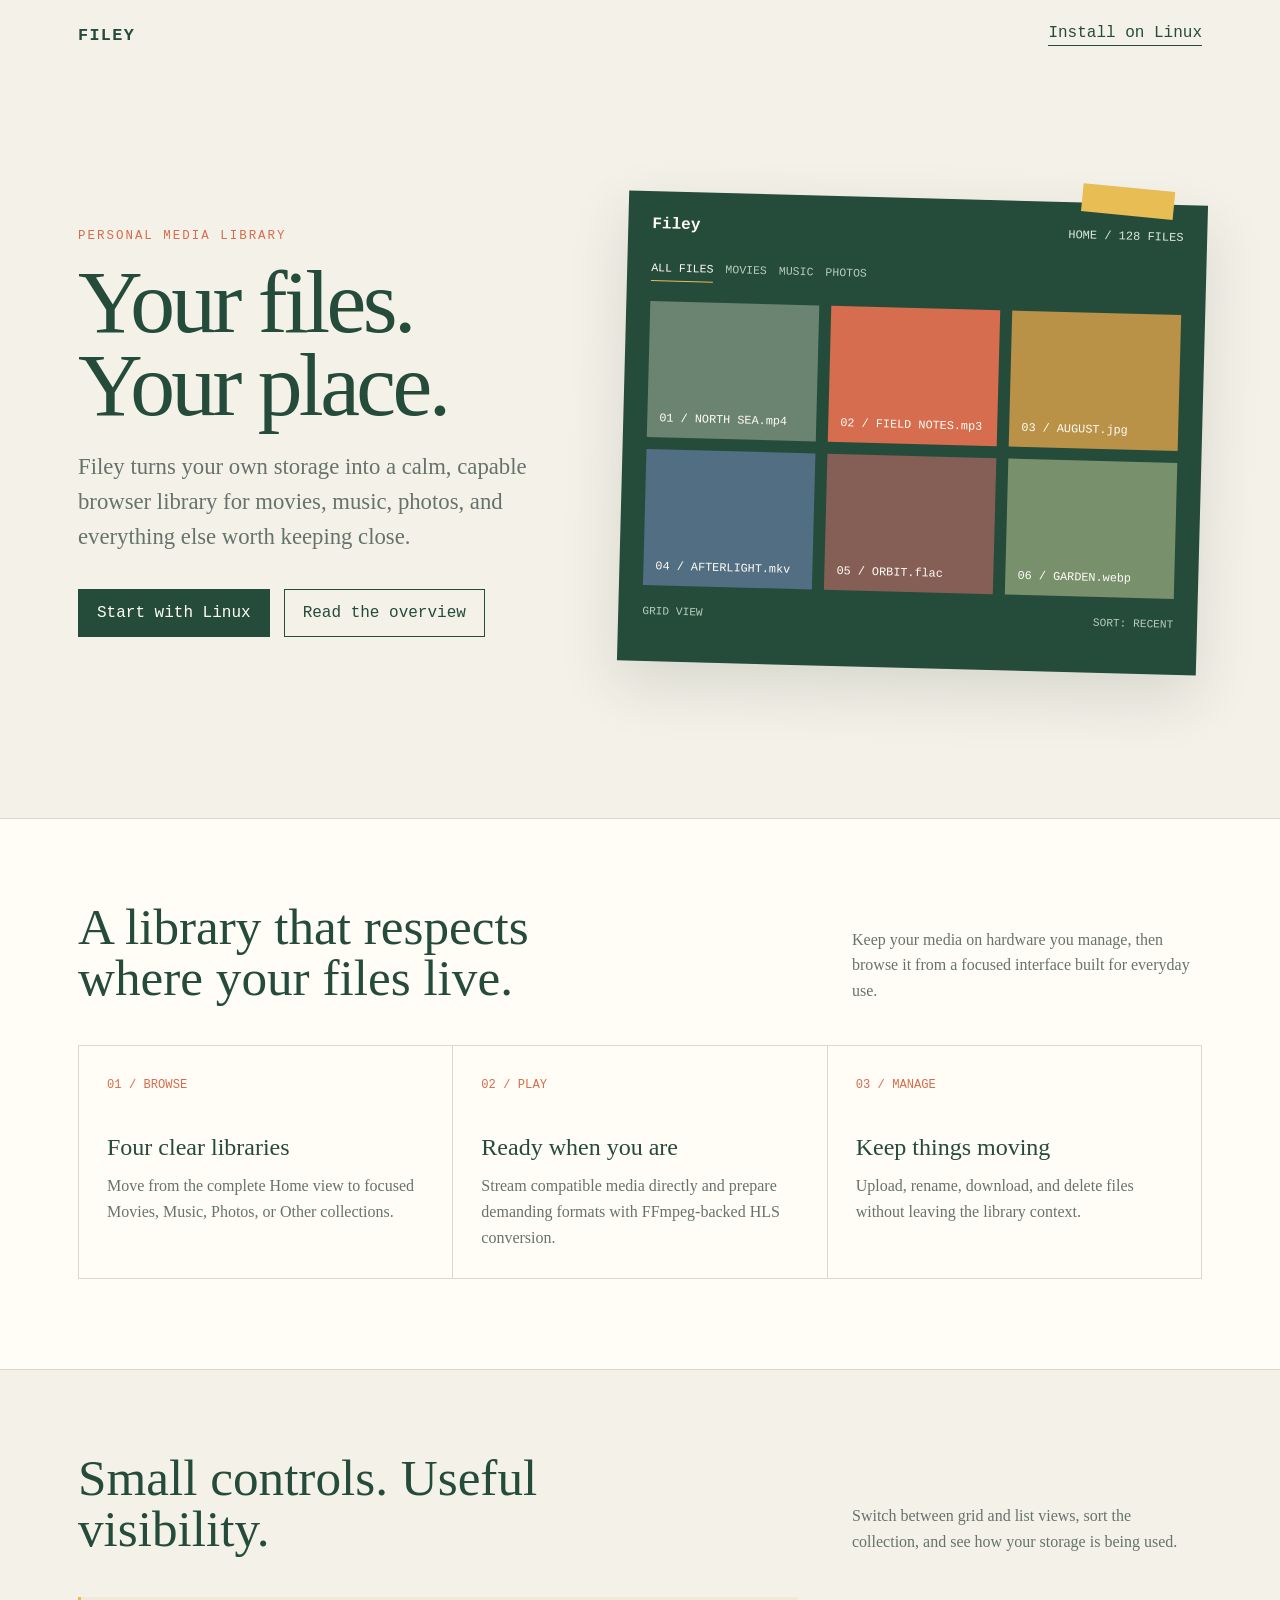
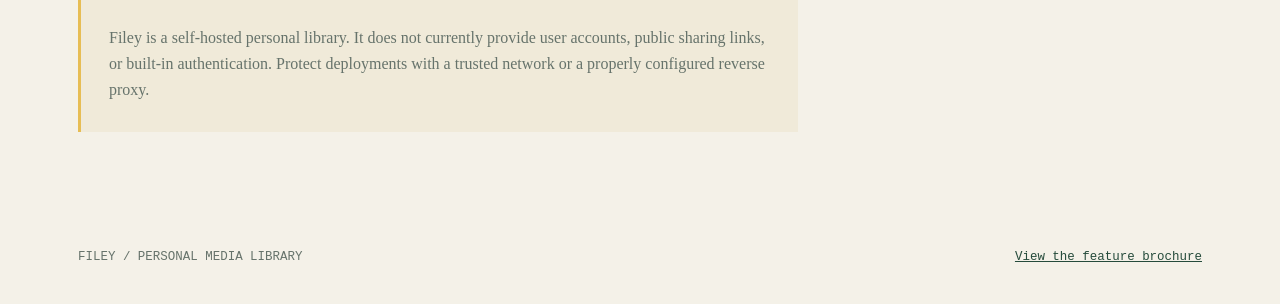
<file: docs/index.html>
<!doctype html>
<html lang="en">
<head>
  <meta charset="utf-8">
  <meta name="viewport" content="width=device-width, initial-scale=1">
  <meta name="description" content="Filey is a self-hosted personal media library for browsing, playing, and managing files on your own server.">
  <title>Filey | Your media library, on your own storage</title>
  <style>
    :root {
      --ink: #19221e;
      --muted: #66736b;
      --paper: #f4f1e8;
      --cream: #fffdf6;
      --line: #d7d9cc;
      --leaf: #356b52;
      --leaf-dark: #254b3b;
      --coral: #d56d4e;
      --yellow: #e7bd54;
      --shadow: 0 22px 60px rgba(38, 55, 43, .14);
    }
    * { box-sizing: border-box; }
    body { margin: 0; color: var(--ink); background: var(--paper); font-family: Georgia, 'Times New Roman', serif; }
    a { color: inherit; }
    .page { overflow: hidden; }
    .nav, .hero, .section, .footer { max-width: 1180px; margin: 0 auto; padding-left: 28px; padding-right: 28px; }
    .nav { display: flex; align-items: center; justify-content: space-between; padding-top: 24px; padding-bottom: 24px; font-family: 'Courier New', monospace; }
    .brand { color: var(--leaf-dark); font-size: 1.05rem; font-weight: bold; letter-spacing: .08em; text-decoration: none; text-transform: uppercase; }
    .nav a:last-child { color: var(--leaf-dark); text-decoration: none; border-bottom: 1px solid currentColor; padding-bottom: 3px; }
    .hero { display: grid; grid-template-columns: minmax(0, .88fr) minmax(420px, 1.12fr); gap: clamp(42px, 7vw, 100px); align-items: center; padding-top: clamp(58px, 10vw, 130px); padding-bottom: clamp(72px, 12vw, 150px); }
    .kicker { color: var(--coral); font-family: 'Courier New', monospace; font-size: .78rem; letter-spacing: .16em; text-transform: uppercase; }
    h1 { max-width: 590px; margin: 18px 0 22px; color: var(--leaf-dark); font-size: clamp(3.2rem, 7vw, 6.6rem); font-weight: 400; line-height: .92; letter-spacing: -.04em; }
    .lede { max-width: 520px; color: var(--muted); font-size: clamp(1.12rem, 2vw, 1.42rem); line-height: 1.55; }
    .actions { display: flex; flex-wrap: wrap; gap: 14px; margin-top: 34px; font-family: 'Courier New', monospace; }
    .button { display: inline-block; padding: 14px 18px; border: 1px solid var(--leaf-dark); text-decoration: none; }
    .button.primary { color: var(--cream); background: var(--leaf-dark); }
    .button.secondary { color: var(--leaf-dark); background: transparent; }
    .library { position: relative; min-height: 470px; padding: 24px; background: var(--leaf-dark); box-shadow: var(--shadow); transform: rotate(1.5deg); }
    .library::before { position: absolute; top: -16px; right: 34px; width: 92px; height: 28px; background: var(--yellow); content: ''; transform: rotate(4deg); }
    .library-top { display: flex; align-items: center; justify-content: space-between; color: #dce8dc; font-family: 'Courier New', monospace; font-size: .75rem; }
    .library-top strong { color: #fffdf6; font-size: 1rem; }
    .tabs { display: flex; gap: 12px; margin: 28px 0 20px; color: #b7cdbd; font: .72rem 'Courier New', monospace; }
    .tabs span:first-child { color: #fffdf6; border-bottom: 1px solid var(--yellow); padding-bottom: 6px; }
    .tiles { display: grid; grid-template-columns: repeat(3, 1fr); gap: 12px; }
    .tile { min-height: 136px; padding: 12px; display: flex; align-items: end; color: #fffdf6; background: #6b8471; font: .74rem 'Courier New', monospace; }
    .tile:nth-child(2) { background: var(--coral); }
    .tile:nth-child(3) { background: #b99147; }
    .tile:nth-child(4) { background: #526e82; }
    .tile:nth-child(5) { background: #855f56; }
    .tile:nth-child(6) { background: #78916c; }
    .library-footer { display: flex; justify-content: space-between; margin-top: 20px; color: #b7cdbd; font: .7rem 'Courier New', monospace; }
    .band { background: var(--cream); border-top: 1px solid var(--line); border-bottom: 1px solid var(--line); }
    .section { padding-top: 82px; padding-bottom: 90px; }
    .section-heading { display: flex; justify-content: space-between; gap: 32px; align-items: end; margin-bottom: 42px; }
    h2 { max-width: 550px; margin: 0; color: var(--leaf-dark); font-size: clamp(2.1rem, 4vw, 4rem); font-weight: 400; line-height: 1; }
    .section-heading p { max-width: 350px; margin: 0; color: var(--muted); line-height: 1.6; }
    .features { display: grid; grid-template-columns: repeat(3, 1fr); gap: 1px; background: var(--line); border: 1px solid var(--line); }
    .feature { min-height: 230px; padding: 28px; background: var(--cream); }
    .feature-number { color: var(--coral); font: .76rem 'Courier New', monospace; }
    h3 { margin: 42px 0 12px; color: var(--leaf-dark); font-size: 1.5rem; font-weight: 400; }
    .feature p { margin: 0; color: var(--muted); line-height: 1.6; }
    .note { max-width: 720px; padding: 28px; border-left: 3px solid var(--yellow); background: #f0ead9; color: var(--muted); line-height: 1.65; }
    .footer { display: flex; justify-content: space-between; gap: 28px; padding-top: 28px; padding-bottom: 40px; color: var(--muted); font: .78rem 'Courier New', monospace; }
    .footer a { color: var(--leaf-dark); }
    @media (max-width: 820px) {
      .hero { grid-template-columns: 1fr; padding-top: 64px; }
      .library { min-height: 390px; }
      .section-heading { display: block; }
      .section-heading p { margin-top: 20px; }
      .features { grid-template-columns: 1fr; }
    }
    @media (max-width: 520px) {
      .nav, .hero, .section, .footer { padding-left: 20px; padding-right: 20px; }
      .nav a:last-child { font-size: .75rem; }
      .library { min-height: 330px; padding: 16px; }
      .tile { min-height: 92px; }
      .footer { display: block; }
      .footer span { display: block; margin-bottom: 12px; }
    }
  </style>
</head>
<body>
  <div class="page">
    <header class="nav">
      <a class="brand" href="../Filey-01/index.html">Filey</a>
      <a href="../deployment/linux/server/README.md">Install on Linux</a>
    </header>

    <main>
      <section class="hero">
        <div>
          <div class="kicker">Personal media library</div>
          <h1>Your files.<br>Your place.</h1>
          <p class="lede">Filey turns your own storage into a calm, capable browser library for movies, music, photos, and everything else worth keeping close.</p>
          <div class="actions">
            <a class="button primary" href="../deployment/linux/server/README.md">Start with Linux</a>
            <a class="button secondary" href="../README.md">Read the overview</a>
          </div>
        </div>

        <div class="library" aria-label="Illustration of the Filey media library">
          <div class="library-top"><strong>Filey</strong><span>HOME / 128 FILES</span></div>
          <div class="tabs"><span>ALL FILES</span><span>MOVIES</span><span>MUSIC</span><span>PHOTOS</span></div>
          <div class="tiles">
            <div class="tile">01 / NORTH SEA.mp4</div>
            <div class="tile">02 / FIELD NOTES.mp3</div>
            <div class="tile">03 / AUGUST.jpg</div>
            <div class="tile">04 / AFTERLIGHT.mkv</div>
            <div class="tile">05 / ORBIT.flac</div>
            <div class="tile">06 / GARDEN.webp</div>
          </div>
          <div class="library-footer"><span>GRID VIEW</span><span>SORT: RECENT</span></div>
        </div>
      </section>

      <div class="band">
        <section class="section">
          <div class="section-heading">
            <h2>A library that respects where your files live.</h2>
            <p>Keep your media on hardware you manage, then browse it from a focused interface built for everyday use.</p>
          </div>
          <div class="features">
            <article class="feature"><span class="feature-number">01 / BROWSE</span><h3>Four clear libraries</h3><p>Move from the complete Home view to focused Movies, Music, Photos, or Other collections.</p></article>
            <article class="feature"><span class="feature-number">02 / PLAY</span><h3>Ready when you are</h3><p>Stream compatible media directly and prepare demanding formats with FFmpeg-backed HLS conversion.</p></article>
            <article class="feature"><span class="feature-number">03 / MANAGE</span><h3>Keep things moving</h3><p>Upload, rename, download, and delete files without leaving the library context.</p></article>
          </div>
        </section>
      </div>

      <section class="section">
        <div class="section-heading">
          <h2>Small controls. Useful visibility.</h2>
          <p>Switch between grid and list views, sort the collection, and see how your storage is being used.</p>
        </div>
        <div class="note">Filey is a self-hosted personal library. It does not currently provide user accounts, public sharing links, or built-in authentication. Protect deployments with a trusted network or a properly configured reverse proxy.</div>
      </section>
    </main>

    <footer class="footer">
      <span>FILEY / PERSONAL MEDIA LIBRARY</span>
      <a href="../docs/filey-feature-brochure.md">View the feature brochure</a>
    </footer>
  </div>
</body>
</html>
</file>
